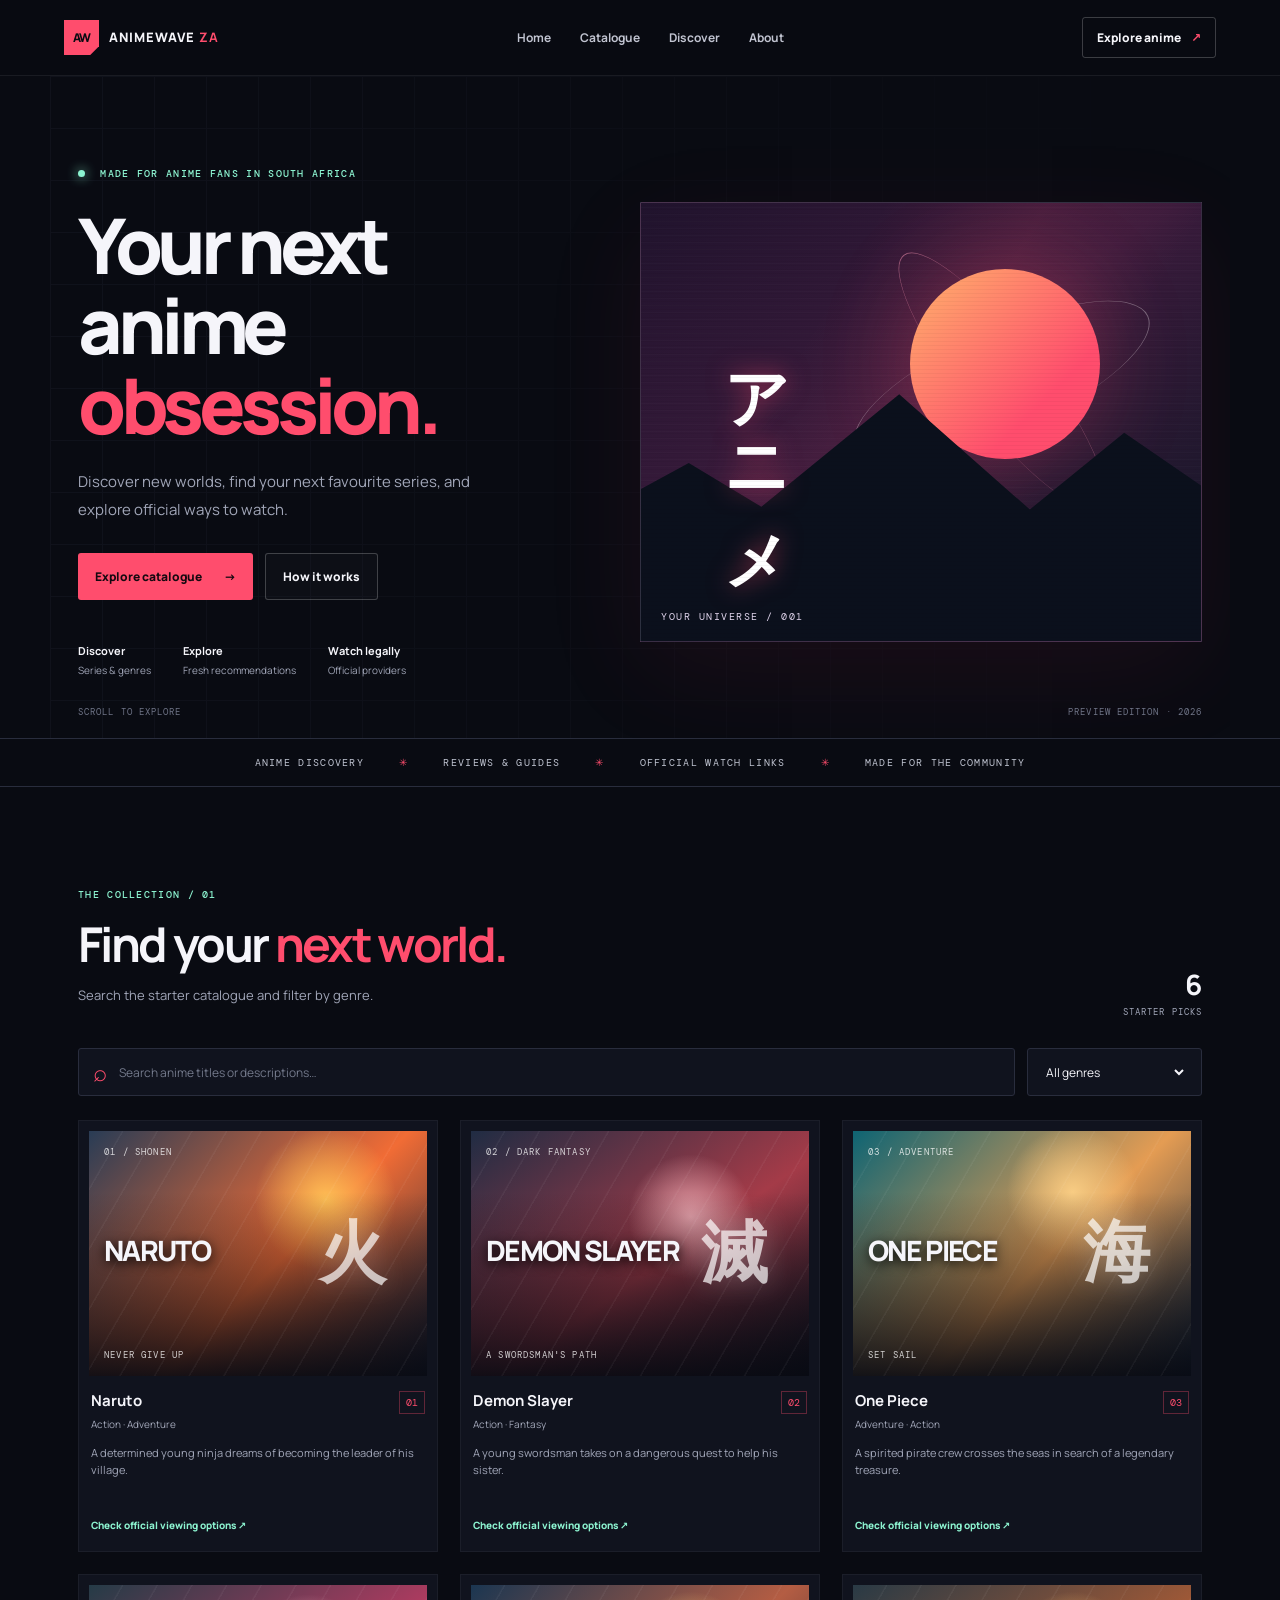
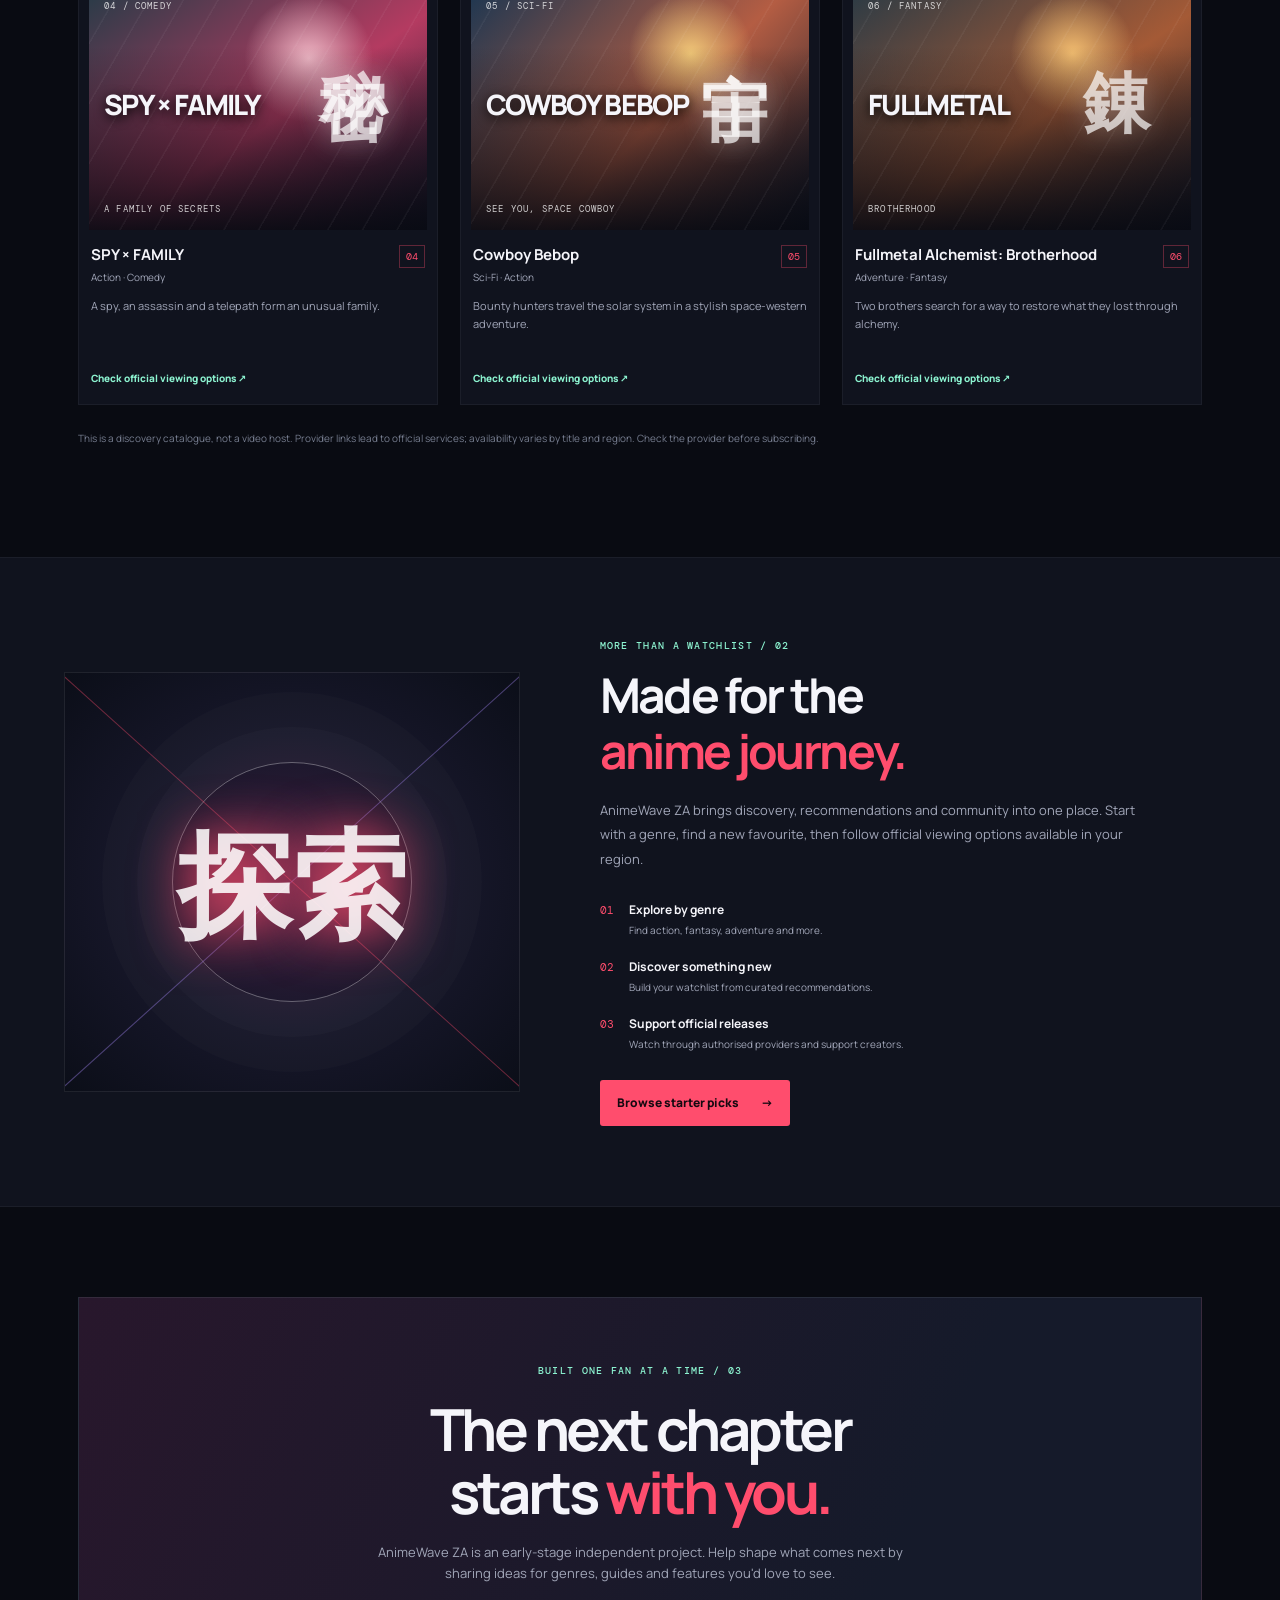
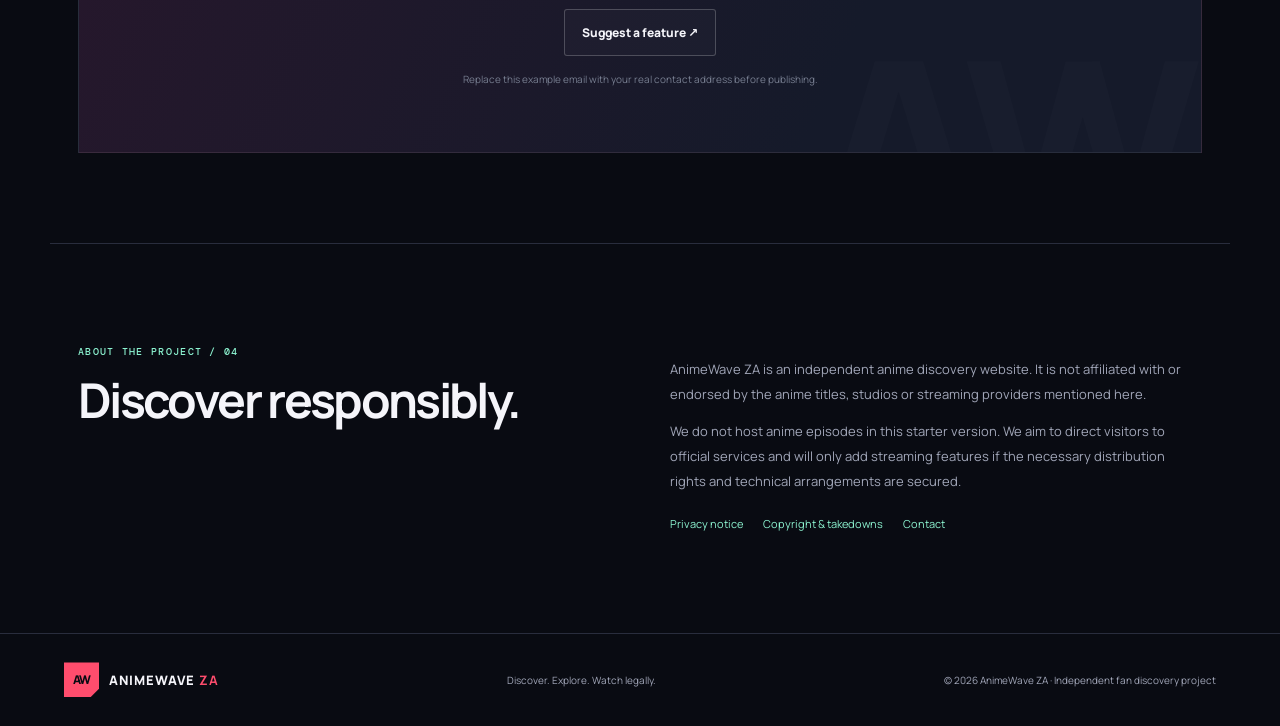
<file: index.html>
<!doctype html>
<html lang="en">
<head>
<meta charset="utf-8"><meta name="viewport" content="width=device-width, initial-scale=1">
<meta name="theme-color" content="#090b12"><meta name="description" content="Discover anime, explore genres, read recommendations, and find authorised viewing options in South Africa.">
<title>AnimeWave ZA — Your Anime Universe</title><link rel="stylesheet" href="styles.css">
</head>
<body>
<header class="topbar"><a class="brand" href="#home" aria-label="AnimeWave ZA home"><span class="brand-mark">AW</span><span>ANIMEWAVE <b>ZA</b></span></a><button class="menu-toggle" id="menuToggle" aria-label="Toggle navigation" aria-expanded="false">☰</button><nav id="nav"><a href="#home">Home</a><a href="#catalogue">Catalogue</a><a href="#discover">Discover</a><a href="#about">About</a></nav><a class="nav-cta" href="#catalogue">Explore anime <span>↗</span></a></header>
<main>
<section class="hero" id="home"><div class="hero-grid"></div><div class="hero-content"><div class="eyebrow"><span class="pulse"></span> MADE FOR ANIME FANS IN SOUTH AFRICA</div><h1>Your next<br>anime <span>obsession.</span></h1><p>Discover new worlds, find your next favourite series, and explore official ways to watch.</p><div class="hero-actions"><a class="button primary" href="#catalogue">Explore catalogue <span>→</span></a><a class="button secondary" href="#discover">How it works</a></div><div class="hero-meta"><div><strong>Discover</strong><small>Series & genres</small></div><div><strong>Explore</strong><small>Fresh recommendations</small></div><div><strong>Watch legally</strong><small>Official providers</small></div></div></div><div class="hero-art" aria-label="Abstract anime-inspired neon artwork"><div class="orbit orbit-one"></div><div class="orbit orbit-two"></div><div class="art-sun"></div><div class="art-mountain mountain-one"></div><div class="art-mountain mountain-two"></div><div class="art-kanji">アニメ</div><div class="art-label">YOUR UNIVERSE / 001</div><div class="art-scan"></div></div><div class="hero-bottom"><span>SCROLL TO EXPLORE</span><span>PREVIEW EDITION · 2026</span></div></section>
<section class="ticker" aria-label="Site features"><span>ANIME DISCOVERY</span><i>✳</i><span>REVIEWS & GUIDES</span><i>✳</i><span>OFFICIAL WATCH LINKS</span><i>✳</i><span>MADE FOR THE COMMUNITY</span></section>
<section class="section catalogue" id="catalogue"><div class="section-heading"><div><div class="eyebrow">THE COLLECTION / 01</div><h2>Find your <span>next world.</span></h2><p>Search the starter catalogue and filter by genre.</p></div><div class="catalogue-count"><strong id="resultCount">6</strong><span>STARTER PICKS</span></div></div><div class="filters"><label class="searchbox"><span>⌕</span><input id="searchInput" type="search" placeholder="Search anime titles or descriptions…" aria-label="Search anime"></label><label class="select-wrap"><span class="sr-only">Filter by genre</span><select id="genreFilter"><option value="all">All genres</option><option>Action</option><option>Adventure</option><option>Fantasy</option><option>Drama</option><option>Sci-Fi</option></select></label></div><div class="anime-grid" id="animeGrid">
<article class="anime-card" data-title="naruto" data-genre="Action Adventure"><div class="poster poster-naruto"><span class="poster-index">01 / SHONEN</span><div class="poster-symbol">火</div><span class="poster-name">NARUTO</span><span class="poster-caption">NEVER GIVE UP</span></div><div class="card-info"><div><h3>Naruto</h3><p>Action · Adventure</p></div><span class="rating">01</span></div><p class="card-description">A determined young ninja dreams of becoming the leader of his village.</p><a class="text-link official-link" href="https://www.crunchyroll.com/" target="_blank" rel="noopener noreferrer">Check official viewing options ↗</a></article>
<article class="anime-card" data-title="demon slayer kimetsu no yaiba" data-genre="Action Fantasy"><div class="poster poster-demon"><span class="poster-index">02 / DARK FANTASY</span><div class="poster-symbol">滅</div><span class="poster-name">DEMON SLAYER</span><span class="poster-caption">A SWORDSMAN'S PATH</span></div><div class="card-info"><div><h3>Demon Slayer</h3><p>Action · Fantasy</p></div><span class="rating">02</span></div><p class="card-description">A young swordsman takes on a dangerous quest to help his sister.</p><a class="text-link official-link" href="https://www.crunchyroll.com/" target="_blank" rel="noopener noreferrer">Check official viewing options ↗</a></article>
<article class="anime-card" data-title="one piece" data-genre="Adventure Action"><div class="poster poster-onepiece"><span class="poster-index">03 / ADVENTURE</span><div class="poster-symbol">海</div><span class="poster-name">ONE PIECE</span><span class="poster-caption">SET SAIL</span></div><div class="card-info"><div><h3>One Piece</h3><p>Adventure · Action</p></div><span class="rating">03</span></div><p class="card-description">A spirited pirate crew crosses the seas in search of a legendary treasure.</p><a class="text-link official-link" href="https://www.crunchyroll.com/" target="_blank" rel="noopener noreferrer">Check official viewing options ↗</a></article>
<article class="anime-card" data-title="spy x family" data-genre="Action Drama"><div class="poster poster-spy"><span class="poster-index">04 / COMEDY</span><div class="poster-symbol">秘密</div><span class="poster-name">SPY × FAMILY</span><span class="poster-caption">A FAMILY OF SECRETS</span></div><div class="card-info"><div><h3>SPY × FAMILY</h3><p>Action · Comedy</p></div><span class="rating">04</span></div><p class="card-description">A spy, an assassin and a telepath form an unusual family.</p><a class="text-link official-link" href="https://www.crunchyroll.com/" target="_blank" rel="noopener noreferrer">Check official viewing options ↗</a></article>
<article class="anime-card" data-title="cowboy bebop" data-genre="Sci-Fi Action"><div class="poster poster-cowboy"><span class="poster-index">05 / SCI-FI</span><div class="poster-symbol">宇宙</div><span class="poster-name">COWBOY BEBOP</span><span class="poster-caption">SEE YOU, SPACE COWBOY</span></div><div class="card-info"><div><h3>Cowboy Bebop</h3><p>Sci-Fi · Action</p></div><span class="rating">05</span></div><p class="card-description">Bounty hunters travel the solar system in a stylish space-western adventure.</p><a class="text-link official-link" href="https://www.netflix.com/" target="_blank" rel="noopener noreferrer">Check official viewing options ↗</a></article>
<article class="anime-card" data-title="fullmetal alchemist brotherhood" data-genre="Adventure Fantasy Drama"><div class="poster poster-fullmetal"><span class="poster-index">06 / FANTASY</span><div class="poster-symbol">錬</div><span class="poster-name">FULLMETAL</span><span class="poster-caption">BROTHERHOOD</span></div><div class="card-info"><div><h3>Fullmetal Alchemist: Brotherhood</h3><p>Adventure · Fantasy</p></div><span class="rating">06</span></div><p class="card-description">Two brothers search for a way to restore what they lost through alchemy.</p><a class="text-link official-link" href="https://www.crunchyroll.com/" target="_blank" rel="noopener noreferrer">Check official viewing options ↗</a></article>
</div><div class="empty-state" id="emptyState" hidden>No matches yet. Try another title or genre.</div><p class="catalogue-note">This is a discovery catalogue, not a video host. Provider links lead to official services; availability varies by title and region. Check the provider before subscribing.</p></section>
<section class="feature-band" id="discover"><div class="feature-art"><div class="feature-ring"></div><span>探索</span></div><div class="feature-copy"><div class="eyebrow">MORE THAN A WATCHLIST / 02</div><h2>Made for the<br><span>anime journey.</span></h2><p>AnimeWave ZA brings discovery, recommendations and community into one place. Start with a genre, find a new favourite, then follow official viewing options available in your region.</p><div class="feature-list"><div><span>01</span><div><strong>Explore by genre</strong><small>Find action, fantasy, adventure and more.</small></div></div><div><span>02</span><div><strong>Discover something new</strong><small>Build your watchlist from curated recommendations.</small></div></div><div><span>03</span><div><strong>Support official releases</strong><small>Watch through authorised providers and support creators.</small></div></div></div><a class="button primary" href="#catalogue">Browse starter picks <span>→</span></a></div></section>
<section class="community section"><div class="community-inner"><div class="eyebrow">BUILT ONE FAN AT A TIME / 03</div><h2>The next chapter<br>starts <span>with you.</span></h2><p>AnimeWave ZA is an early-stage independent project. Help shape what comes next by sharing ideas for genres, guides and features you'd love to see.</p><a class="button secondary" href="mailto:hello@animewaveza.example?subject=AnimeWave%20ZA%20feedback">Suggest a feature ↗</a><small>Replace this example email with your real contact address before publishing.</small></div></section>
<section class="section about-section" id="about"><div><div class="eyebrow">ABOUT THE PROJECT / 04</div><h2>Discover responsibly.</h2></div><div class="about-copy"><p>AnimeWave ZA is an independent anime discovery website. It is not affiliated with or endorsed by the anime titles, studios or streaming providers mentioned here.</p><p>We do not host anime episodes in this starter version. We aim to direct visitors to official services and will only add streaming features if the necessary distribution rights and technical arrangements are secured.</p><div class="legal-links"><a href="privacy.html">Privacy notice</a><a href="copyright.html">Copyright & takedowns</a><a href="mailto:hello@animewaveza.example">Contact</a></div></div></section>
</main><footer class="footer"><a class="brand" href="#home"><span class="brand-mark">AW</span><span>ANIMEWAVE <b>ZA</b></span></a><p>Discover. Explore. Watch legally.</p><span>© <span id="year"></span> AnimeWave ZA · Independent fan discovery project</span></footer><script src="script.js"></script>
</body></html>
</file>
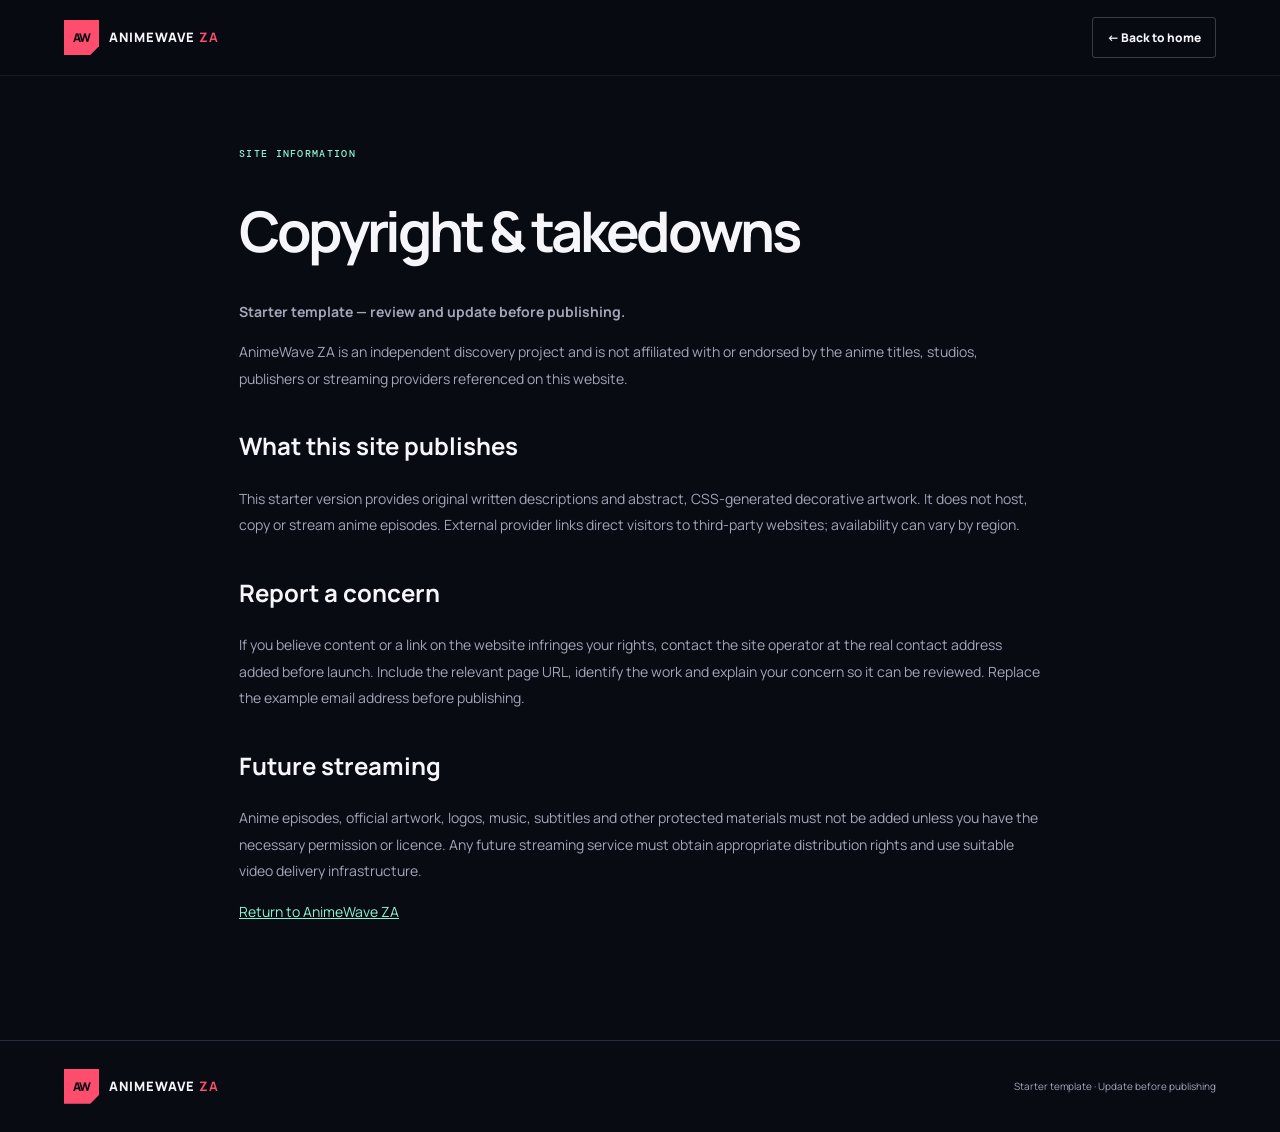
<file: copyright.html>
<!doctype html><html lang="en"><head><meta charset="utf-8"><meta name="viewport" content="width=device-width, initial-scale=1"><meta name="theme-color" content="#090b12"><title>Copyright & Takedowns — AnimeWave ZA</title><link rel="stylesheet" href="styles.css"></head><body><header class="topbar"><a class="brand" href="index.html"><span class="brand-mark">AW</span><span>ANIMEWAVE <b>ZA</b></span></a><a class="nav-cta" href="index.html">← Back to home</a></header><main class="legal-main"><div class="eyebrow">SITE INFORMATION</div><h1>Copyright & takedowns</h1><p><strong>Starter template — review and update before publishing.</strong></p><p>AnimeWave ZA is an independent discovery project and is not affiliated with or endorsed by the anime titles, studios, publishers or streaming providers referenced on this website.</p><h2>What this site publishes</h2><p>This starter version provides original written descriptions and abstract, CSS-generated decorative artwork. It does not host, copy or stream anime episodes. External provider links direct visitors to third-party websites; availability can vary by region.</p><h2>Report a concern</h2><p>If you believe content or a link on the website infringes your rights, contact the site operator at the real contact address added before launch. Include the relevant page URL, identify the work and explain your concern so it can be reviewed. Replace the example email address before publishing.</p><h2>Future streaming</h2><p>Anime episodes, official artwork, logos, music, subtitles and other protected materials must not be added unless you have the necessary permission or licence. Any future streaming service must obtain appropriate distribution rights and use suitable video delivery infrastructure.</p><p><a href="index.html">Return to AnimeWave ZA</a></p></main><footer class="footer"><a class="brand" href="index.html"><span class="brand-mark">AW</span><span>ANIMEWAVE <b>ZA</b></span></a><span>Starter template · Update before publishing</span></footer></body></html>
</file>
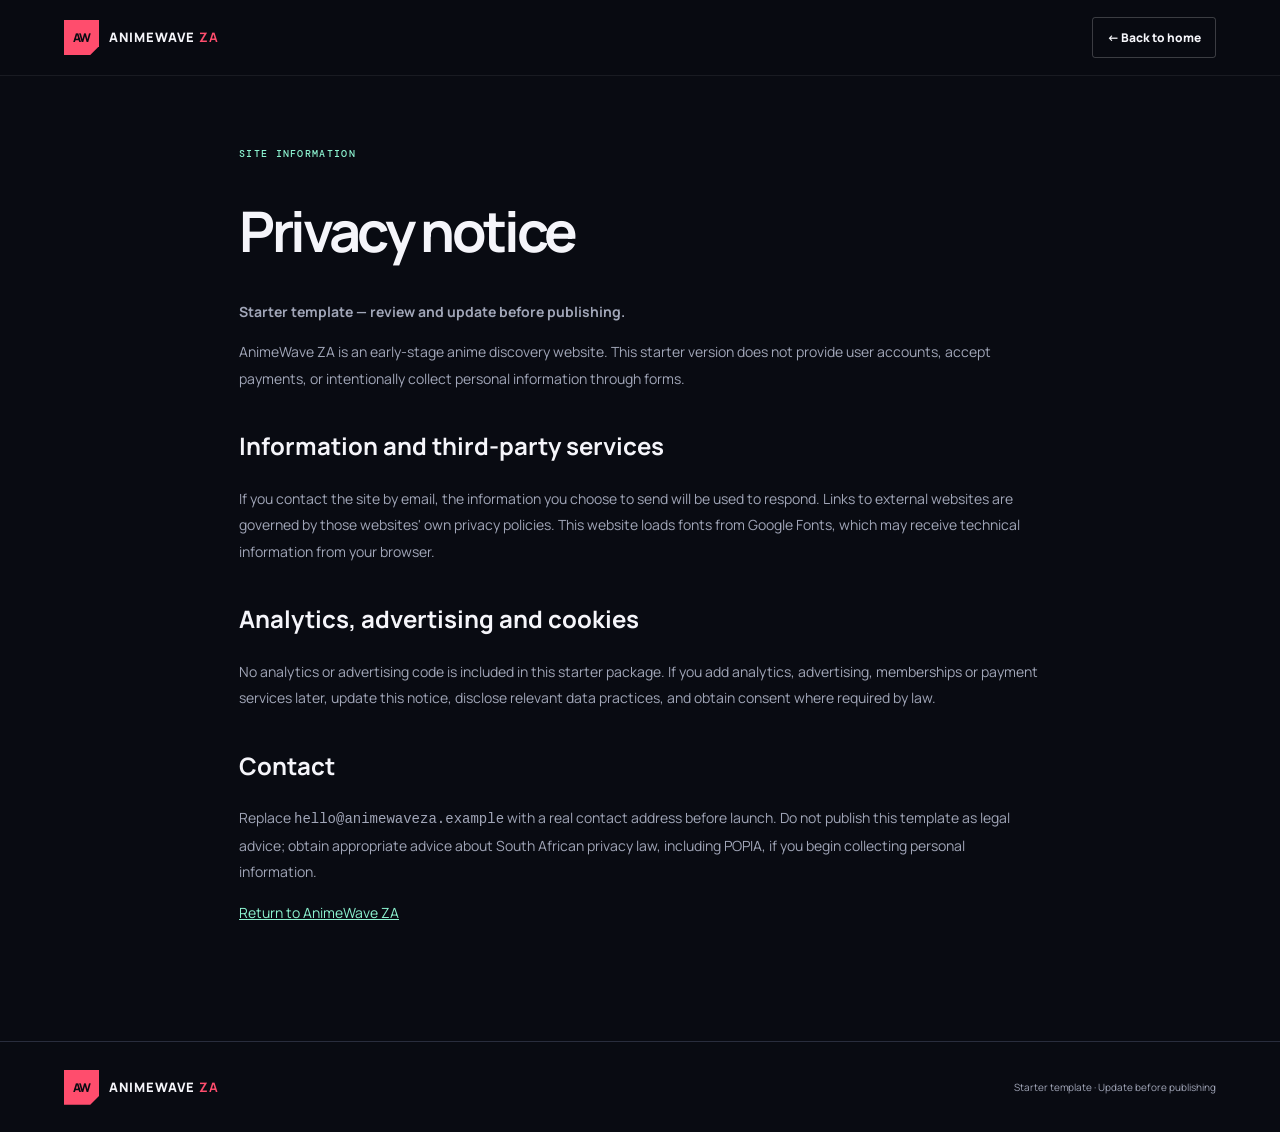
<file: privacy.html>
<!doctype html><html lang="en"><head><meta charset="utf-8"><meta name="viewport" content="width=device-width, initial-scale=1"><meta name="theme-color" content="#090b12"><title>Privacy Notice — AnimeWave ZA</title><link rel="stylesheet" href="styles.css"></head><body><header class="topbar"><a class="brand" href="index.html"><span class="brand-mark">AW</span><span>ANIMEWAVE <b>ZA</b></span></a><a class="nav-cta" href="index.html">← Back to home</a></header><main class="legal-main"><div class="eyebrow">SITE INFORMATION</div><h1>Privacy notice</h1><p><strong>Starter template — review and update before publishing.</strong></p><p>AnimeWave ZA is an early-stage anime discovery website. This starter version does not provide user accounts, accept payments, or intentionally collect personal information through forms.</p><h2>Information and third-party services</h2><p>If you contact the site by email, the information you choose to send will be used to respond. Links to external websites are governed by those websites' own privacy policies. This website loads fonts from Google Fonts, which may receive technical information from your browser.</p><h2>Analytics, advertising and cookies</h2><p>No analytics or advertising code is included in this starter package. If you add analytics, advertising, memberships or payment services later, update this notice, disclose relevant data practices, and obtain consent where required by law.</p><h2>Contact</h2><p>Replace <code>hello@animewaveza.example</code> with a real contact address before launch. Do not publish this template as legal advice; obtain appropriate advice about South African privacy law, including POPIA, if you begin collecting personal information.</p><p><a href="index.html">Return to AnimeWave ZA</a></p></main><footer class="footer"><a class="brand" href="index.html"><span class="brand-mark">AW</span><span>ANIMEWAVE <b>ZA</b></span></a><span>Starter template · Update before publishing</span></footer></body></html>
</file>
<file: styles.css>
@import url('https://fonts.googleapis.com/css2?family=DM+Mono:wght@400;500&family=Manrope:wght@400;500;600;700;800&display=swap');
:root{--bg:#090b12;--panel:#10131e;--panel2:#151927;--text:#f5f5fa;--muted:#a1a6b8;--line:#292d3d;--red:#ff4d6d;--violet:#a78bfa;--mint:#8cf3d0;--max:1180px}*{box-sizing:border-box}html{scroll-behavior:smooth;scroll-padding-top:84px}body{margin:0;background:var(--bg);color:var(--text);font-family:Manrope,system-ui,sans-serif;line-height:1.6}a{color:inherit;text-decoration:none}.topbar{height:76px;display:flex;align-items:center;justify-content:space-between;padding:0 max(5vw,calc((100vw - var(--max))/2));border-bottom:1px solid #ffffff12;background:#090b12ed;position:sticky;top:0;z-index:20;backdrop-filter:blur(18px)}.brand{display:flex;align-items:center;gap:10px;font-size:13px;font-weight:800;letter-spacing:.08em;white-space:nowrap}.brand b{color:var(--red)}.brand-mark{width:35px;height:35px;display:grid;place-items:center;background:var(--red);color:#090b12;font-size:12px;font-weight:800;letter-spacing:-.06em;clip-path:polygon(0 0,100% 0,100% 75%,75% 100%,0 100%)}nav{display:flex;gap:29px;color:#c1c4d1;font-size:12px;font-weight:700}nav a:hover,.legal-links a:hover{color:var(--red)}.nav-cta{font-size:12px;font-weight:800;border:1px solid #ffffff35;padding:10px 14px;border-radius:3px}.nav-cta span{color:var(--red);margin-left:8px}.menu-toggle{display:none;background:none;border:1px solid var(--line);color:white;padding:8px 11px;border-radius:4px;font-size:18px}.hero{min-height:630px;max-width:var(--max);margin:auto;padding:80px 28px 50px;display:grid;grid-template-columns:1fr 1fr;align-items:center;position:relative;overflow:hidden}.hero-grid{position:absolute;inset:0;opacity:.22;background-image:linear-gradient(#292d3d 1px,transparent 1px),linear-gradient(90deg,#292d3d 1px,transparent 1px);background-size:52px 52px;mask-image:linear-gradient(90deg,#000,transparent)}.hero-content{position:relative;z-index:2;padding:10px 0}.eyebrow{font-family:'DM Mono',monospace;font-size:10px;letter-spacing:.13em;color:var(--mint);font-weight:500}.pulse{display:inline-block;width:7px;height:7px;border-radius:50%;background:var(--mint);box-shadow:0 0 12px var(--mint);margin-right:8px}.hero h1{font-size:clamp(48px,6vw,78px);line-height:1.04;letter-spacing:-.07em;margin:23px 0;font-weight:800}.hero h1 span,.section-heading h2 span,.feature-copy h2 span,.community h2 span{color:var(--red)}.hero-content>p{max-width:440px;color:var(--muted);font-size:15px;line-height:1.9}.hero-actions{display:flex;gap:12px;flex-wrap:wrap;margin:28px 0 42px}.button{display:inline-flex;align-items:center;justify-content:center;gap:22px;padding:13px 17px;font-size:12px;font-weight:800;border-radius:3px;transition:transform .2s,background .2s}.button:hover{transform:translateY(-2px)}.primary{background:var(--red);color:#150910}.primary:hover{background:#ff7088}.secondary{border:1px solid #ffffff36;background:#ffffff05}.hero-meta{display:flex;gap:32px}.hero-meta div{display:flex;flex-direction:column}.hero-meta strong{font-size:11px}.hero-meta small{font-size:10px;color:var(--muted);margin-top:3px}.hero-art{height:440px;position:relative;overflow:hidden;background:linear-gradient(145deg,#20132d,#3a1b3c 45%,#111626);border:1px solid #ffffff1c;box-shadow:0 30px 100px #e42e5b14}.hero-art:before{content:"";position:absolute;inset:0;background:linear-gradient(120deg,transparent 30%,#ff4d6d1c 50%,transparent 70%),repeating-linear-gradient(0deg,transparent 0 6px,#ffffff08 7px)}.art-sun{position:absolute;width:190px;height:190px;border-radius:50%;background:linear-gradient(135deg,#ffb36b,#ff4d6d 70%);right:18%;top:15%;box-shadow:0 0 90px #ff4d6d45}.art-mountain{position:absolute;bottom:-3px;width:120%;height:58%;left:-10%;clip-path:polygon(0 100%,0 60%,18% 34%,28% 50%,47% 9%,65% 51%,78% 23%,100% 63%,100% 100%)}.mountain-one{background:#151c32}.mountain-two{background:#0b101c;transform:scale(1.08);transform-origin:bottom}.orbit{position:absolute;border:1px solid #ffffff55;border-radius:50%;width:320px;height:320px;right:7%;top:4%;transform:rotate(-24deg) scaleY(.32)}.orbit-two{transform:rotate(52deg) scaleY(.25);border-color:#ff9bba88}.art-kanji{position:absolute;top:29%;left:12%;font-size:clamp(38px,5vw,64px);font-weight:800;color:#fff;writing-mode:vertical-rl;text-shadow:0 0 25px #ff4d6d88;letter-spacing:.1em}.art-label{position:absolute;bottom:18px;left:20px;font:10px 'DM Mono',monospace;letter-spacing:.15em;color:#e2d6ee}.art-scan{position:absolute;inset:0;background:repeating-linear-gradient(0deg,transparent 0 3px,#00000012 4px)}.hero-bottom{position:absolute;bottom:20px;left:28px;right:28px;display:flex;justify-content:space-between;color:#6f7487;font:9px 'DM Mono',monospace;letter-spacing:.12em}.ticker{border-block:1px solid var(--line);display:flex;justify-content:center;align-items:center;gap:35px;flex-wrap:wrap;padding:17px 12px;color:#bfc3d0;font:10px 'DM Mono',monospace;letter-spacing:.13em}.ticker i{font-style:normal;color:var(--red)}.section{max-width:var(--max);margin:auto;padding:100px 28px}.section-heading{display:flex;align-items:end;justify-content:space-between;gap:20px;margin-bottom:30px}.section-heading h2,.feature-copy h2,.about-section h2{font-size:clamp(33px,4vw,48px);line-height:1.15;letter-spacing:-.055em;margin:13px 0}.section-heading p,.feature-copy>p,.about-copy p{color:var(--muted);font-size:13px;max-width:560px}.catalogue-count{display:flex;flex-direction:column;text-align:right}.catalogue-count strong{font-size:28px}.catalogue-count span{font:9px 'DM Mono',monospace;letter-spacing:.12em;color:var(--muted)}.filters{display:flex;gap:12px;margin-bottom:24px}.searchbox,.select-wrap{height:48px;display:flex;align-items:center;gap:10px;background:var(--panel);border:1px solid var(--line);padding:0 14px;border-radius:3px}.searchbox{flex:1}.searchbox span{font-size:24px;color:var(--red)}.searchbox input,.select-wrap select{background:transparent;color:var(--text);border:0;outline:none;font:12px Manrope,sans-serif;width:100%;min-width:0}.searchbox input::placeholder{color:#73798b}.select-wrap{width:175px}.select-wrap select option{background:var(--panel);color:white}.anime-grid{display:grid;grid-template-columns:repeat(3,minmax(0,1fr));gap:22px}.anime-card{min-width:0;background:var(--panel);border:1px solid #ffffff0c;padding:10px;transition:transform .2s,border-color .2s}.anime-card:hover{transform:translateY(-4px);border-color:#ff4d6d66}.poster{height:245px;position:relative;overflow:hidden;display:flex;flex-direction:column;justify-content:space-between;padding:15px;background:#202638}.poster:before{content:"";position:absolute;inset:0;background:repeating-linear-gradient(120deg,transparent 0 28px,#ffffff0b 29px 30px),linear-gradient(0deg,#080a12ee,transparent 75%)}.poster-naruto{background:radial-gradient(circle at 70% 28%,#ffbf55,transparent 24%),linear-gradient(135deg,#293c55,#f16c35 55%,#17233a)}.poster-demon{background:radial-gradient(circle at 65% 35%,#e9a4ad,transparent 23%),linear-gradient(145deg,#202c43,#a43b48 55%,#101421)}.poster-onepiece{background:radial-gradient(circle at 65% 25%,#f8cc83,transparent 23%),linear-gradient(135deg,#0e6473,#e49c53 55%,#142a42)}.poster-spy{background:radial-gradient(circle at 65% 30%,#efb7c5,transparent 23%),linear-gradient(145deg,#253b47,#b43b61 55%,#17182c)}.poster-cowboy{background:radial-gradient(circle at 65% 28%,#f1c778,transparent 22%),linear-gradient(135deg,#1b3651,#b45d43 55%,#111a2a)}.poster-fullmetal{background:radial-gradient(circle at 65% 28%,#f2bd70,transparent 22%),linear-gradient(145deg,#293a45,#a45a36 55%,#171b28)}.poster-index,.poster-caption{position:relative;z-index:1;font:9px 'DM Mono',monospace;letter-spacing:.13em;color:#ffffffc9}.poster-symbol{position:absolute;right:18px;top:32px;font-size:67px;color:#ffffffb0;font-weight:800;writing-mode:vertical-rl;text-shadow:0 0 30px #ffffff44}.poster-name{position:relative;z-index:1;font-size:clamp(19px,2.6vw,28px);font-weight:800;letter-spacing:-.06em;line-height:1.1;text-shadow:0 3px 12px #000}.poster-caption{margin-top:6px}.card-info{display:flex;justify-content:space-between;gap:10px;align-items:start;margin:15px 2px 0}.card-info h3{font-size:15px;line-height:1.3;margin:0 0 5px}.card-info p{font-size:10px;color:var(--muted);margin:0}.rating{font:10px 'DM Mono',monospace;color:var(--red);border:1px solid #ff4d6d55;padding:4px 6px}.card-description{font-size:11px;color:#a1a6b8;min-height:55px;margin:12px 2px}.text-link{font-size:10px;color:var(--mint);font-weight:800;display:inline-block;margin:0 2px 8px}.text-link:hover{text-decoration:underline}.catalogue-note{font-size:10px;color:#777e90;margin-top:24px;line-height:1.8}.empty-state{padding:35px;text-align:center;color:var(--muted);border:1px dashed var(--line)}.feature-band{background:#10131e;border-block:1px solid #ffffff0c;padding:80px max(5vw,calc((100vw - var(--max))/2));display:grid;grid-template-columns:.85fr 1.15fr;gap:80px;align-items:center}.feature-art{height:420px;position:relative;display:grid;place-items:center;background:radial-gradient(ellipse at center,#3b1d3d,#17172a 50%,#0b0e18);overflow:hidden;border:1px solid #ffffff15}.feature-art:before,.feature-art:after{content:"";position:absolute;width:160%;height:1px;background:#ff4d6d66;transform:rotate(42deg)}.feature-art:after{transform:rotate(-42deg);background:#a78bfa66}.feature-art span{font-size:clamp(70px,9vw,120px);font-weight:800;color:#ffffffdd;text-shadow:0 0 50px #ff4d6d;z-index:1}.feature-ring{position:absolute;width:240px;height:240px;border:1px solid #ffffff55;border-radius:50%;box-shadow:0 0 0 35px #ffffff05,0 0 0 70px #ffffff04}.feature-copy h2{margin-bottom:20px}.feature-copy>p{line-height:1.9}.feature-list{margin:28px 0;display:grid;gap:19px}.feature-list>div{display:flex;gap:15px;align-items:start}.feature-list>div>span{font:11px 'DM Mono',monospace;color:var(--red);padding-top:3px}.feature-list strong,.feature-list small{display:block}.feature-list strong{font-size:12px}.feature-list small{font-size:10px;color:var(--muted);margin-top:3px}.community{padding-block:90px}.community-inner{background:linear-gradient(115deg,#28172c,#151a2a 70%);border:1px solid #ffffff15;text-align:center;padding:65px 25px;position:relative;overflow:hidden}.community-inner:before{content:"AW";position:absolute;font-size:240px;font-weight:800;color:#ffffff04;right:0;bottom:-110px;line-height:1}.community h2{font-size:clamp(38px,5vw,58px);letter-spacing:-.06em;line-height:1.1;margin:18px 0}.community p{max-width:540px;margin:0 auto 25px;color:var(--muted);font-size:13px}.community small{display:block;color:#777e90;font-size:10px;margin-top:15px}.about-section{display:grid;grid-template-columns:1fr 1fr;gap:60px;border-top:1px solid var(--line)}.about-section h2{margin-top:12px}.about-copy p{line-height:1.9}.legal-links{display:flex;gap:20px;flex-wrap:wrap;margin-top:22px}.legal-links a{font-size:11px;color:var(--mint)}.footer{border-top:1px solid var(--line);padding:28px max(5vw,calc((100vw - var(--max))/2));display:flex;align-items:center;justify-content:space-between;gap:15px;flex-wrap:wrap}.footer p,.footer>span{font-size:10px;color:var(--muted)}.sr-only{position:absolute;width:1px;height:1px;padding:0;margin:-1px;overflow:hidden;clip:rect(0,0,0,0);white-space:nowrap;border:0}
/* Legal and information pages */
.legal-main{max-width:850px;margin:auto;padding:70px 24px 100px;min-height:70vh}.legal-main h1{font-size:clamp(35px,6vw,56px);letter-spacing:-.06em;line-height:1.1}.legal-main h2{margin-top:35px}.legal-main p,.legal-main li{color:var(--muted);font-size:14px;line-height:1.9}.legal-main a{color:var(--mint);text-decoration:underline}
@media(max-width:800px){.topbar{padding:0 18px;height:68px}.menu-toggle{display:block;margin-left:auto}.topbar nav{display:none;position:absolute;top:67px;left:0;right:0;background:#0d1019;border-bottom:1px solid var(--line);padding:18px;flex-direction:column;gap:17px}.topbar nav.open{display:flex}.nav-cta{display:none}.hero{grid-template-columns:1fr;padding:55px 20px 50px;gap:30px}.hero-art{height:320px;max-width:520px;width:100%;margin:auto}.hero-bottom{left:20px;right:20px}.hero-meta{gap:20px;flex-wrap:wrap}.section{padding:70px 20px}.anime-grid{grid-template-columns:repeat(2,minmax(0,1fr));gap:12px}.poster{height:210px;padding:11px}.poster-symbol{font-size:54px;right:12px}.card-info h3{font-size:13px}.card-description{font-size:10px;min-height:66px}.text-link{font-size:9px}.feature-band{padding:60px 20px;grid-template-columns:1fr;gap:35px}.feature-art{height:280px;max-width:480px;width:100%;margin:auto}.feature-copy{max-width:600px;margin:auto}.about-section{grid-template-columns:1fr;gap:10px}.footer{padding:25px 20px}.footer p{display:none}}
@media(max-width:420px){.brand{font-size:11px}.hero h1{font-size:49px}.hero-content>p{font-size:13px}.hero-actions{gap:8px}.button{padding:12px;font-size:11px;gap:12px}.hero-meta{gap:14px}.hero-meta small{font-size:9px}.section-heading{align-items:start}.catalogue-count{padding-top:10px}.filters{flex-direction:column}.select-wrap{width:100%}.anime-grid{gap:9px}.poster{height:180px}.poster-name{font-size:19px}.poster-caption{font-size:8px}.poster-index{font-size:8px}.card-info{margin-top:10px}.rating{display:none}.card-description{min-height:80px}.ticker{gap:13px;font-size:8px}.ticker span:last-child{display:none}}
</file>
